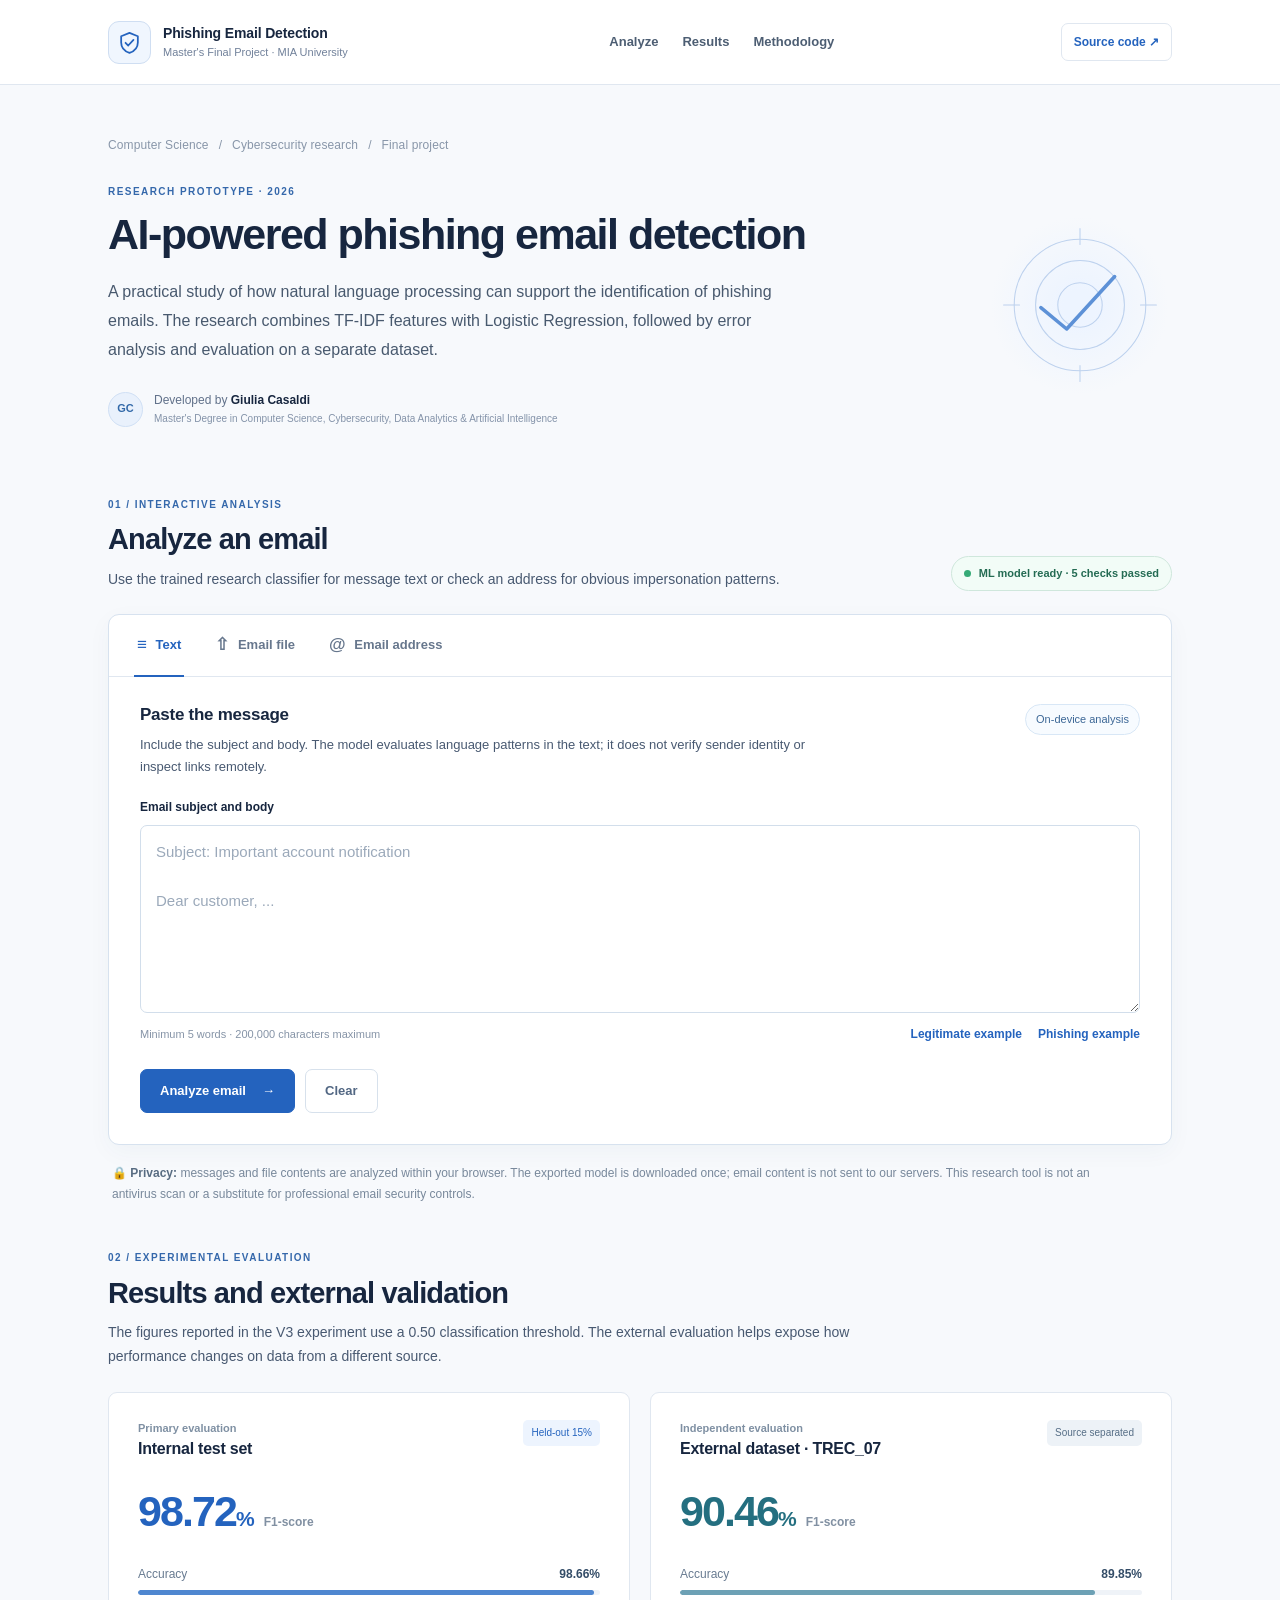
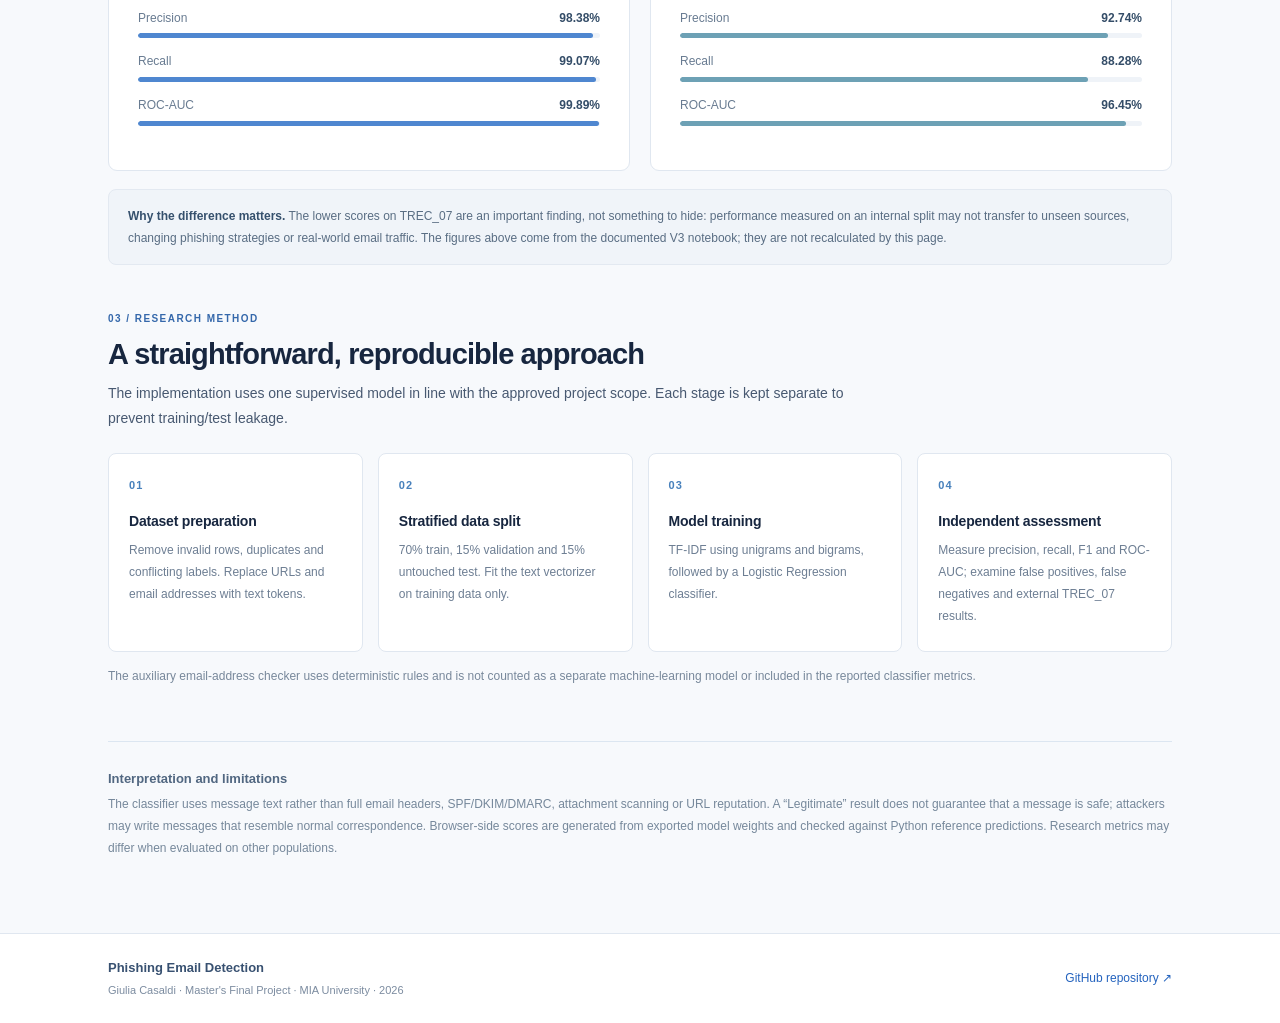
<file: index.html>
<!doctype html>
<html lang="en">
<head><meta charset="utf-8"><meta name="viewport" content="width=device-width,initial-scale=1"><title>Phishing Email Detection — Giulia Casaldi</title><meta http-equiv="refresh" content="0; url=./docs/"><link rel="canonical" href="./docs/"></head>
<body><main><h1>Phishing Email Detection</h1><p>Opening the <a href="./docs/">public project dashboard</a>…</p></main><script>location.replace('./docs/');</script></body>
</html>
</file>
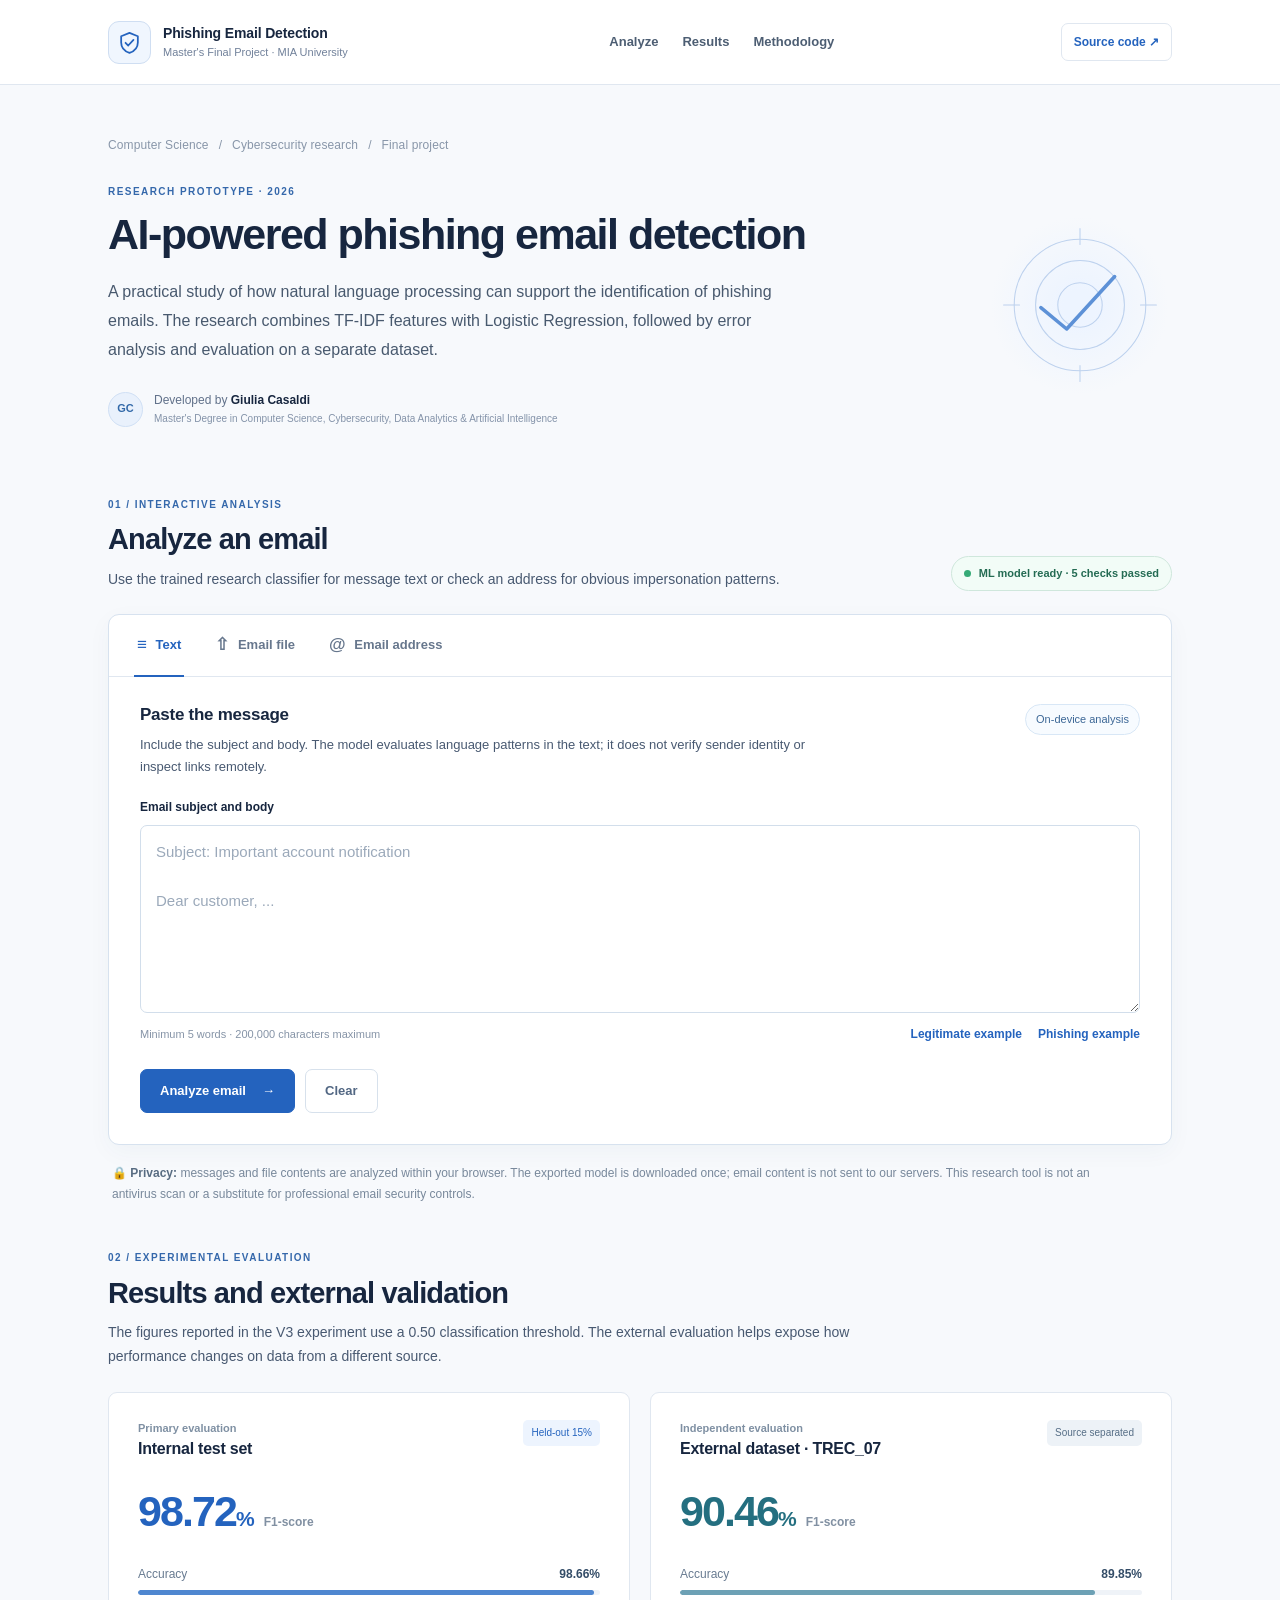
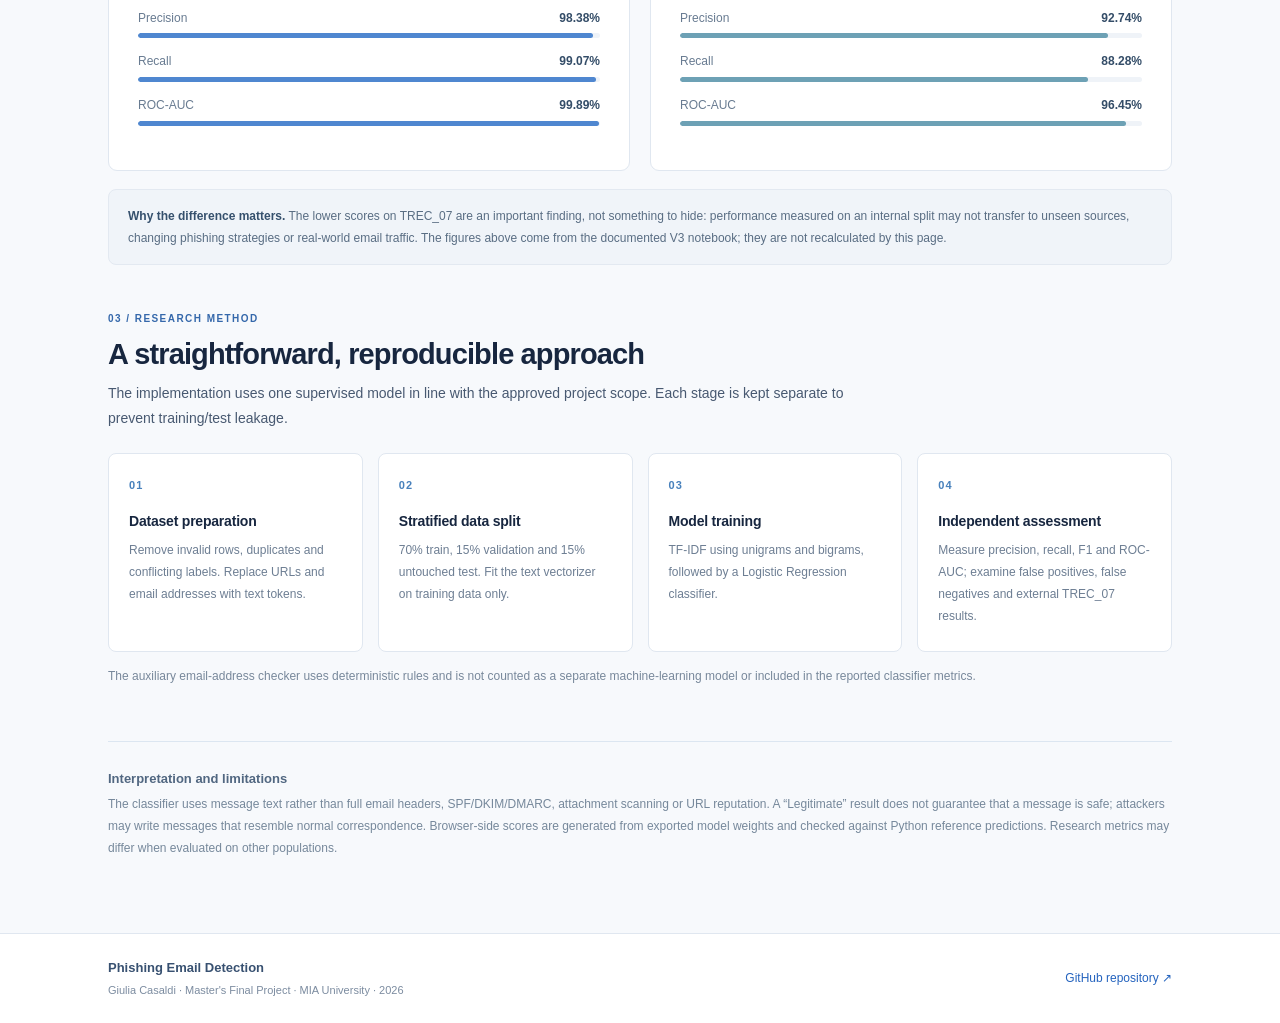
<file: docs/index.html>
<!doctype html>
<html lang="en">
<head>
  <meta charset="utf-8">
  <meta name="viewport" content="width=device-width,initial-scale=1">
  <meta name="description" content="Research prototype for phishing email detection using natural language processing, TF-IDF and Logistic Regression. Developed by Giulia Casaldi at MIA University.">
  <meta name="theme-color" content="#f7f9fc">
  <meta property="og:title" content="Phishing Email Detection | Giulia Casaldi">
  <meta property="og:description" content="An interpretable NLP research project with interactive, private browser-side email analysis and reproducible evaluations.">
  <title>Phishing Email Detection · Master's Final Project</title>
  <link rel="stylesheet" href="./site.css">
  <script type="module" src="./site.js?v=20261027-mobile-fix-1"></script>
</head>
<body>
  <header class="site-header">
    <div class="shell header-inner">
      <a class="identity" href="#overview" aria-label="Return to overview">
        <span class="identity-mark" aria-hidden="true"><svg viewBox="0 0 24 24"><path d="M12 2.8 20 6v5.9c0 5-3.1 8.3-8 10.1-4.9-1.8-8-5.1-8-10.1V6l8-3.2Z"/><path d="m8.2 12.3 2.6 2.6 5-5.4"/></svg></span>
        <span class="identity-name">Phishing Email Detection<small>Master's Final Project · MIA University</small></span>
      </a>
      <nav aria-label="Page navigation">
        <a href="#analysis">Analyze</a>
        <a href="#results">Results</a>
        <a href="#method">Methodology</a>
      </nav>
      <a class="header-repo" href="https://github.com/gcasaldi/final-project-mia-university" target="_blank" rel="noopener noreferrer">Source code <span aria-hidden="true">↗</span></a>
    </div>
  </header>

  <main id="overview" class="shell">
    <div class="intro">
      <div class="breadcrumbs"><span>Computer Science</span><span aria-hidden="true">/</span><span>Cybersecurity research</span><span aria-hidden="true">/</span><span>Final project</span></div>
      <div class="intro-top"><div><p class="eyebrow">Research prototype · 2026</p>
        <h1>AI-powered phishing email detection</h1>
        <p class="lead">A practical study of how natural language processing can support the identification of phishing emails. The research combines TF-IDF features with Logistic Regression, followed by error analysis and evaluation on a separate dataset.</p>
        <p class="byline"><span class="avatar">GC</span><span>Developed by <strong>Giulia Casaldi</strong><small>Master's Degree in Computer Science, Cybersecurity, Data Analytics &amp; Artificial Intelligence</small></span></p>
      </div><div class="research-marker" aria-hidden="true"><svg viewBox="0 0 180 180"><circle cx="90" cy="90" r="74"/><circle cx="90" cy="90" r="50"/><circle cx="90" cy="90" r="25"/><path d="m46 93 29 24 54-59"/><path d="M90 4v18M90 158v18M4 90h18M158 90h18"/></svg></div></div>
    </div>

    <section id="analysis" class="main-section" aria-labelledby="analysis-title">
      <div class="section-heading"><div><p class="eyebrow">01 / Interactive analysis</p><h2 id="analysis-title">Analyze an email</h2><p>Use the trained research classifier for message text or check an address for obvious impersonation patterns.</p></div><div id="model-status" class="status loading" role="status" aria-live="polite"><span class="status-dot"></span><span id="model-status-text">Checking the published model…</span></div></div>

      <div class="analysis-card">
        <div class="tabs" role="tablist" aria-label="Analysis input type">
          <button type="button" id="tab-text" role="tab" aria-selected="true" aria-controls="panel-text" data-panel="text" class="active"><span class="tab-icon">≡</span> Text</button>
          <button type="button" id="tab-file" role="tab" aria-selected="false" aria-controls="panel-file" data-panel="file"><span class="tab-icon">⇧</span> Email file</button>
          <button type="button" id="tab-address" role="tab" aria-selected="false" aria-controls="panel-address" data-panel="address"><span class="tab-icon">@</span> Email address</button>
        </div>
        <div class="panel" id="panel-text" role="tabpanel" aria-labelledby="tab-text">
          <div class="form-header"><div><h3>Paste the message</h3><p>Include the subject and body. The model evaluates language patterns in the text; it does not verify sender identity or inspect links remotely.</p></div><span class="quiet-pill">On-device analysis</span></div>
          <label for="message-input">Email subject and body</label>
          <textarea id="message-input" maxlength="200000" spellcheck="false" placeholder="Subject: Important account notification&#10;&#10;Dear customer, ..."></textarea>
          <div class="input-bottom"><span>Minimum 5 words · 200,000 characters maximum</span><div><button type="button" class="text-button" id="example-legit">Legitimate example</button><button type="button" class="text-button" id="example-phish">Phishing example</button></div></div>
          <div class="form-actions"><button type="button" class="primary" id="analyze-text">Analyze email <span aria-hidden="true">→</span></button><button type="button" class="secondary" id="clear-text">Clear</button></div>
        </div>
        <div class="panel" id="panel-file" role="tabpanel" aria-labelledby="tab-file" hidden>
          <div class="form-header"><div><h3>Analyze an email file</h3><p>Choose a plain-text <code>.eml</code> or <code>.txt</code> file from your device. We read it locally and analyze its textual content.</p></div><span class="quiet-pill">Local file processing</span></div>
          <label for="email-file" class="dropzone"><span class="drop-icon" aria-hidden="true">⇧</span><strong>Choose an email file</strong><span id="file-name">TXT or plain-text EML · up to 256 KB</span><input id="email-file" type="file" accept=".eml,.txt,text/plain,message/rfc822"></label>
          <p class="small-note">MIME attachments and encoded multipart bodies are not fully parsed; for those messages, paste the decoded text instead. No file is uploaded to the server.</p>
          <div class="form-actions"><button type="button" class="primary" id="analyze-file">Analyze file <span aria-hidden="true">→</span></button></div>
        </div>
        <div class="panel" id="panel-address" role="tabpanel" aria-labelledby="tab-address" hidden>
          <div class="form-header"><div><h3>Check an email address</h3><p>Look for malformed domains or common brand/provider lookalikes. A clean-looking address is not evidence of a trustworthy sender.</p></div><span class="quiet-pill">Deterministic check</span></div>
          <label for="address-input">Email address</label><input id="address-input" class="address-field" type="text" autocomplete="off" spellcheck="false" placeholder="security@m1crosoft.com">
          <div class="form-actions"><button type="button" class="primary" id="analyze-address">Check address <span aria-hidden="true">→</span></button><button type="button" class="secondary" id="example-address">Try an example</button></div>
        </div>
        <div id="analysis-result" class="analysis-result" role="status" aria-live="polite" hidden></div>
      </div>
      <p class="under-card"><span aria-hidden="true">🔒</span> <strong>Privacy:</strong> messages and file contents are analyzed within your browser. The exported model is downloaded once; email content is not sent to our servers. This research tool is not an antivirus scan or a substitute for professional email security controls.</p>
    </section>

    <section class="main-section" id="results">
      <div class="section-heading"><div><p class="eyebrow">02 / Experimental evaluation</p><h2>Results and external validation</h2><p>The figures reported in the V3 experiment use a 0.50 classification threshold. The external evaluation helps expose how performance changes on data from a different source.</p></div></div>
      <div class="results-grid">
        <article class="metrics-card"><div class="metrics-heading"><div><p class="card-kicker">Primary evaluation</p><h3>Internal test set</h3></div><span class="dataset-badge">Held-out 15%</span></div>
          <div class="main-metric">98.72<span>%</span><small>F1-score</small></div>
          <div class="metric-line"><span>Accuracy</span><strong>98.66%</strong></div><div class="meter"><span style="width:98.66%"></span></div>
          <div class="metric-line"><span>Precision</span><strong>98.38%</strong></div><div class="meter"><span style="width:98.38%"></span></div>
          <div class="metric-line"><span>Recall</span><strong>99.07%</strong></div><div class="meter"><span style="width:99.07%"></span></div>
          <div class="metric-line"><span>ROC-AUC</span><strong>99.89%</strong></div><div class="meter"><span style="width:99.89%"></span></div>
        </article>
        <article class="metrics-card"><div class="metrics-heading"><div><p class="card-kicker">Independent evaluation</p><h3>External dataset · TREC_07</h3></div><span class="dataset-badge muted">Source separated</span></div>
          <div class="main-metric secondary-metric">90.46<span>%</span><small>F1-score</small></div>
          <div class="metric-line"><span>Accuracy</span><strong>89.85%</strong></div><div class="meter blue"><span style="width:89.85%"></span></div>
          <div class="metric-line"><span>Precision</span><strong>92.74%</strong></div><div class="meter blue"><span style="width:92.74%"></span></div>
          <div class="metric-line"><span>Recall</span><strong>88.28%</strong></div><div class="meter blue"><span style="width:88.28%"></span></div>
          <div class="metric-line"><span>ROC-AUC</span><strong>96.45%</strong></div><div class="meter blue"><span style="width:96.45%"></span></div>
        </article>
      </div>
      <div class="academic-note"><strong>Why the difference matters.</strong> The lower scores on TREC_07 are an important finding, not something to hide: performance measured on an internal split may not transfer to unseen sources, changing phishing strategies or real-world email traffic. The figures above come from the documented V3 notebook; they are not recalculated by this page.</div>
    </section>

    <section class="main-section" id="method">
      <div class="section-heading"><div><p class="eyebrow">03 / Research method</p><h2>A straightforward, reproducible approach</h2><p>The implementation uses one supervised model in line with the approved project scope. Each stage is kept separate to prevent training/test leakage.</p></div></div>
      <div class="method-flow">
        <article><span class="step-no">01</span><h3>Dataset preparation</h3><p>Remove invalid rows, duplicates and conflicting labels. Replace URLs and email addresses with text tokens.</p></article>
        <article><span class="step-no">02</span><h3>Stratified data split</h3><p>70% train, 15% validation and 15% untouched test. Fit the text vectorizer on training data only.</p></article>
        <article><span class="step-no">03</span><h3>Model training</h3><p>TF-IDF using unigrams and bigrams, followed by a Logistic Regression classifier.</p></article>
        <article><span class="step-no">04</span><h3>Independent assessment</h3><p>Measure precision, recall, F1 and ROC-AUC; examine false positives, false negatives and external TREC_07 results.</p></article>
      </div>
      <p class="small-note">The auxiliary email-address checker uses deterministic rules and is not counted as a separate machine-learning model or included in the reported classifier metrics.</p>
    </section>

    <div class="limitations"><strong>Interpretation and limitations</strong><p>The classifier uses message text rather than full email headers, SPF/DKIM/DMARC, attachment scanning or URL reputation. A “Legitimate” result does not guarantee that a message is safe; attackers may write messages that resemble normal correspondence. Browser-side scores are generated from exported model weights and checked against Python reference predictions. Research metrics may differ when evaluated on other populations.</p></div>
  </main>
  <footer><div class="shell footer-inner"><div><strong>Phishing Email Detection</strong><p>Giulia Casaldi · Master's Final Project · MIA University · 2026</p></div><a href="https://github.com/gcasaldi/final-project-mia-university" target="_blank" rel="noopener noreferrer">GitHub repository ↗</a></div></footer>
</body>
</html>
</file>
<file: docs/site.css>
:root{color-scheme:light;--bg:#f7f9fc;--paper:#fff;--ink:#17263f;--body:#485971;--sub:#71819a;--line:#e0e7f0;--blue:#2463be;--darkblue:#154889;--softblue:#eaf2fd;--teal:#147b7d;--red:#ab3c39;--amber:#92581a}
*{box-sizing:border-box}
html{scroll-behavior:smooth}
body{margin:0;background:var(--bg);font:15px/1.57 -apple-system,BlinkMacSystemFont,"Segoe UI",Roboto,Helvetica,Arial,sans-serif;color:var(--ink);-webkit-font-smoothing:antialiased}
[hidden]{display:none!important}
a{color:var(--blue);text-decoration:none}
a:hover{text-decoration:underline}
button,input,textarea{font:inherit}
button{cursor:pointer}
button:disabled{opacity:.58;cursor:not-allowed}
:focus-visible{outline:3px solid #86b6f7;outline-offset:3px}
.shell{max-width:1120px;margin:0 auto;padding:0 28px}
.site-header{height:auto;background:#fff;border-bottom:1px solid var(--line)}
.header-inner{min-height:84px;display:flex;align-items:center;justify-content:space-between;gap:28px}
.identity{display:flex;align-items:center;gap:12px;color:var(--ink);min-width:275px}
.identity:hover{text-decoration:none}
.identity-mark{display:grid;place-items:center;height:43px;width:43px;border:1px solid #cfdef2;border-radius:11px;background:#f0f6fe}
.identity-mark svg{height:25px;width:25px;fill:none;stroke:var(--blue);stroke-width:1.7;stroke-linejoin:round;stroke-linecap:round}
.identity-name{font-size:14px;font-weight:750;line-height:1.3;letter-spacing:-.01em}
.identity-name small{display:block;color:var(--sub);font-size:11px;font-weight:450;letter-spacing:0;padding-top:3px}
nav{display:flex;gap:24px;align-items:center}
nav a{color:#4d5e73;font-size:13px;font-weight:550;white-space:nowrap}
.header-repo{border:1px solid var(--line);border-radius:7px;padding:9px 12px;font-size:12px;font-weight:700;white-space:nowrap}
main{padding-bottom:74px!important}
.intro{padding-top:51px;padding-bottom:30px}
.breadcrumbs{display:flex;gap:10px;align-items:center;color:#8896a9;font-size:12px;letter-spacing:.01em;margin-bottom:29px}
.intro-top{display:flex;justify-content:space-between;gap:45px;align-items:center}
.intro-top>div:first-child{max-width:745px}
.eyebrow{margin:0 0 9px;font-size:10px;font-weight:850;letter-spacing:.145em;text-transform:uppercase;color:#3568ab}
h1{font-size:clamp(30px,4vw,43px);line-height:1.18;letter-spacing:-.035em;margin:0 0 19px;font-weight:760}
h2{font-size:clamp(23px,3vw,29px);letter-spacing:-.03em;line-height:1.25;margin:0 0 9px}
h3{font-size:17px;line-height:1.3;letter-spacing:-.015em;margin:0 0 8px}
p{margin:0}
.lead{color:#48596e;line-height:1.8;max-width:700px;font-size:16px}
.byline{display:flex;align-items:center;gap:11px;font-size:12px;color:#61718a;margin-top:27px;line-height:1.4}
.byline strong{color:var(--ink)}
.byline small{display:block;margin-top:3px;color:#8493a9}
.avatar{height:35px;width:35px;background:#e9f1fc;border:1px solid #d0e0f5;border-radius:50%;display:grid;place-items:center;font-weight:800;color:#3269a9;font-size:11px}
.research-marker{width:185px;min-width:185px;height:185px;border-radius:50%;display:grid;place-items:center;background:radial-gradient(circle,#edf4ff 12%,transparent 68%)}
.research-marker svg{width:160px;height:160px;fill:none;stroke:#bed2ee;stroke-width:1.2;stroke-linecap:round;stroke-linejoin:round}
.research-marker svg path:first-of-type{stroke:#5d91d7;stroke-width:4}
.main-section{padding:40px 0 6px;scroll-margin-top:24px}
.section-heading{display:flex;align-items:flex-end;justify-content:space-between;gap:25px;margin-bottom:23px}
.section-heading p:not(.eyebrow){font-size:14px;color:var(--body);max-width:770px;line-height:1.75}
.status{display:flex;align-items:center;gap:8px;font-size:11px;font-weight:650;border:1px solid #dce5ef;border-radius:50px;background:white;padding:8px 12px;white-space:nowrap;max-width:370px}
.status-dot{width:7px;height:7px;border-radius:50%;background:#e6a347;flex:0 0 auto}
.status.ready{color:#246b53;border-color:#cfe7dc;background:#f2fcf7}
.status.ready .status-dot{background:#35aa76}
.status.error{color:#8b5221;border-color:#f4dfbe;background:#fffbf5}
.status.error .status-dot{background:#e0a545}
.analysis-card{border:1px solid #d7e2ef;background:var(--paper);border-radius:11px;box-shadow:0 7px 24px #1d426c0a;overflow:hidden}
.tabs{display:flex;border-bottom:1px solid var(--line);padding:0 25px;gap:28px}
.tabs button{background:transparent;border:0;border-bottom:2px solid transparent;color:#67778d;font-size:13px;font-weight:650;padding:17px 3px 16px;margin-bottom:-1px}
.tabs button:hover{color:var(--blue)}
.tabs button.active{color:var(--blue);border-bottom-color:var(--blue)}
.tab-icon{font-weight:600;margin-right:5px;font-size:17px;vertical-align:-1px}
.panel{padding:27px 31px 31px}
.form-header{display:flex;justify-content:space-between;align-items:start;gap:24px;margin-bottom:20px}
.form-header p{color:var(--body);max-width:690px;font-size:13px;line-height:1.7}
.quiet-pill{font-size:11px;white-space:nowrap;padding:6px 10px;border-radius:50px;border:1px solid #d8e7f6;background:#f7fbff;color:#3c6796}
label:not(.dropzone){display:block;font-size:12px;font-weight:700;margin:0 0 8px}
textarea,.address-field{border:1px solid #d2deeb;border-radius:7px;padding:14px 15px;display:block;width:100%;background:#fff;color:#243851;transition:border .2s;outline:none}
textarea:focus,.address-field:focus{border-color:#6f9ddb;box-shadow:0 0 0 3px #e4efff}
textarea{height:188px;resize:vertical;line-height:1.65;min-height:130px}
textarea::placeholder,.address-field::placeholder{color:#9ba9ba}
.address-field{max-width:700px;min-height:53px}
.input-bottom{display:flex;justify-content:space-between;align-items:center;gap:15px;flex-wrap:wrap;color:#8694a7;font-size:11px;margin-top:12px}
.input-bottom>div{display:flex;gap:16px;flex-wrap:wrap}
.text-button{background:none;color:var(--blue);border:0;padding:0;font-size:12px;font-weight:650}
.form-actions{display:flex;gap:10px;margin-top:25px;flex-wrap:wrap}
.primary,.secondary,.outlined{display:inline-flex;gap:16px;align-items:center;justify-content:center;padding:11px 19px;border-radius:7px;font-size:13px;font-weight:750;min-height:43px}
.primary{background:var(--blue);border:1px solid var(--blue);color:white}
.primary:hover{background:#1c529d}
.secondary,.outlined{background:white;border:1px solid #d7e1ec;color:#526783}
.secondary:hover,.outlined:hover{border-color:#85a6d2;background:#f7faff;text-decoration:none}
.dropzone{border:1.5px dashed #acbfd9;border-radius:9px;display:flex;align-items:center;flex-direction:column;justify-content:center;gap:6px;min-height:205px;background:#fbfdff;cursor:pointer;position:relative}
.dropzone:hover{background:#f1f7ff;border-color:#79a5e3}
.drop-icon{font-size:30px;line-height:1;color:var(--blue)}
.dropzone strong{font-size:14px;color:#27496e}
.dropzone span:last-of-type{color:#8798ad;font-size:12px;max-width:96%;overflow-wrap:anywhere;text-align:center}
.dropzone input{opacity:0;position:absolute;width:100%;height:100%;inset:0;cursor:pointer}
.small-note,.under-card{color:#78889b;font-size:12px;line-height:1.7;margin-top:14px}
.under-card{padding:4px 4px 0;max-width:990px}
.under-card strong{color:#586c82}
.analysis-result{border-top:1px solid var(--line);padding:26px 31px 29px;background:#fbfdff}
.result-top{display:flex;gap:15px;justify-content:space-between;align-items:start;flex-wrap:wrap}
.result-title{margin-bottom:5px;font-weight:750;font-size:16px}
.result-description{color:#64778c;font-size:12px;line-height:1.7}
.result-chip{font-size:12px;font-weight:800;border-radius:50px;padding:6px 11px;white-space:nowrap}
.result-chip.bad{background:#fff0ec;color:#ad473e}
.result-chip.good{background:#ecf7ef;color:#257b50}
.result-chip.neutral{background:#edf2f9;color:#536780}
.score-row{display:flex;align-items:center;justify-content:space-between;margin:23px 0 8px;font-size:12px}
.score-row strong{font-size:22px;color:#263b56}
.score-bar{height:10px;background:#e1e9f2;border-radius:30px;overflow:hidden}
.score-bar>div{height:100%;width:0;background:linear-gradient(90deg,#3669b5,#e56e65);border-radius:30px}
.result-detail{margin-top:18px;font-size:12px;color:#576b84}
.result-detail li{margin:5px 0;overflow-wrap:anywhere}
.result-detail ul{margin:8px 0 0;padding-left:18px}
.result-footnote{font-size:11px;color:#8897a8;margin-top:17px;line-height:1.6}
.results-grid{display:grid;grid-template-columns:1fr 1fr;gap:20px}
.metrics-card,.supervisor-card{background:white;border:1px solid var(--line);border-radius:9px}
.metrics-card{padding:27px 29px 30px}
.metrics-heading{display:flex;justify-content:space-between;gap:13px;align-items:start}
.card-kicker{color:#7f90a3;font-size:11px;font-weight:650;margin-bottom:2px}
.metrics-heading h3{font-size:16px}
.dataset-badge{font-size:10px;color:var(--blue);background:#edf4fe;border-radius:5px;padding:5px 8px;white-space:nowrap}
.dataset-badge.muted{color:#566e86;background:#edf2f7}
.main-metric{font-size:43px;font-weight:750;color:var(--blue);line-height:1.3;letter-spacing:-.045em;margin:16px 0 25px}
.main-metric span{font-size:21px}
.main-metric small{font-size:12px;font-weight:550;color:#8190a2;letter-spacing:0;margin-left:11px}
.secondary-metric{color:#246f80}
.metric-line{display:flex;justify-content:space-between;color:#687b91;font-size:12px;margin-bottom:6px}
.metric-line strong{color:#344d68}
.meter{height:5px;background:#eff3f8;border-radius:20px;overflow:hidden;margin-bottom:14px}
.meter span{height:100%;background:#4f87d0;display:block;border-radius:20px}
.meter.blue span{background:#6da1b5}
.academic-note{margin-top:18px;border:1px solid #e3e9f1;background:#f0f4f9;border-radius:8px;padding:15px 19px;color:#596d83;font-size:12px;line-height:1.85}
.academic-note strong{color:#35506d}
.method-flow{display:grid;grid-template-columns:repeat(4,minmax(0,1fr));gap:15px}
.method-flow article{border:1px solid var(--line);background:#fff;border-radius:8px;padding:23px 20px}
.step-no{font-size:11px;font-weight:850;color:#4881bc;letter-spacing:.1em;display:block;margin-bottom:17px}
.method-flow h3{font-size:14px;margin-bottom:9px}
.method-flow p{font-size:12px;color:#6d7e93;line-height:1.85}
.supervisor-card{overflow:hidden}
.supervisor-intro{padding:28px 29px;display:flex;align-items:center;justify-content:space-between;gap:20px;border-bottom:1px solid var(--line)}
.supervisor-intro p:not(.eyebrow){font-size:12px;color:#667a91;line-height:1.7}
.supervisor-intro h3{font-size:18px}
.outlined{white-space:nowrap}
.link-grid{display:grid;grid-template-columns:1fr 1fr;padding:12px 26px}
.link-grid a{display:flex;gap:13px;align-items:center;color:var(--ink);padding:17px 8px;border-bottom:1px solid #eaf0f6}
.link-grid a:hover{background:#f8fbff;text-decoration:none}
.resource-icon{border:1px solid #d4e3f3;background:#f4f8fe;border-radius:6px;padding:7px 9px;color:#2e72b4;font-size:11px;font-weight:750}
.link-grid a>span:nth-child(2){flex:1}
.link-grid strong{display:block;font-size:12px}
.link-grid small{display:block;color:#8695a6;font-size:11px;line-height:1.55;margin-top:4px}
.arrow{font-size:17px;color:#7e93ab}
.repro{background:#f9fbfe;border-top:1px solid var(--line);padding:23px 29px;position:relative}
.repro strong{font-size:13px}
.repro p{font-size:12px;color:#677c92;margin:4px 0 14px}
.repro pre{background:#182944;color:#f1f5ff;border-radius:7px;padding:19px;overflow:auto;margin:0;font-size:11px;line-height:1.9}
.copy-btn{position:absolute;right:29px;top:25px;background:#fff;border:1px solid #d5e1ee;color:#386ca9;padding:6px 10px;font-size:11px;border-radius:6px}
.limitations{margin-top:49px;border-top:1px solid #dce6f1;padding-top:25px;font-size:12px;color:#76889b;line-height:1.8}
.limitations strong{color:#516781;display:block;font-size:13px;margin-bottom:4px}
footer{border-top:1px solid var(--line);background:white;padding:24px 0}
.footer-inner{display:flex;justify-content:space-between;align-items:center;gap:15px;font-size:12px;color:#7c8ca0}
.footer-inner strong{color:#385171;font-size:13px}
.footer-inner p{font-size:11px;margin-top:3px}
@media(max-width:1050px){nav{gap:14px}.header-inner{gap:18px}.identity{min-width:auto}.header-repo{display:none}}
@media(max-width:760px){.shell{padding:0 19px}.header-inner{align-items:start;gap:11px;padding-top:14px;padding-bottom:13px;flex-direction:column}nav{overflow-x:auto;width:100%;gap:19px}.intro{padding-top:26px}.intro-top{gap:12px}.research-marker{display:none}.section-heading{flex-wrap:wrap;align-items:start}.results-grid,.link-grid{grid-template-columns:1fr}.method-flow{grid-template-columns:repeat(2,minmax(0,1fr))}.tabs{padding:0 17px;gap:18px}.panel,.analysis-result{padding:21px}.metrics-card{padding:22px}.supervisor-intro{padding:21px}.link-grid{padding:8px 17px}.repro{padding:20px}.copy-btn{right:20px;top:20px}}
@media(max-width:440px){h1{font-size:30px}.lead{font-size:14px}.method-flow{grid-template-columns:1fr}.form-header{flex-direction:column;gap:9px}.tabs{gap:12px}.tabs button{font-size:12px}.input-bottom>div{gap:11px}.supervisor-intro{flex-direction:column;align-items:start}.main-metric{font-size:37px}.copy-btn{position:static;float:right;margin-bottom:9px}.repro pre{clear:both}}
@media(prefers-reduced-motion:reduce){html{scroll-behavior:auto}}
</file>
